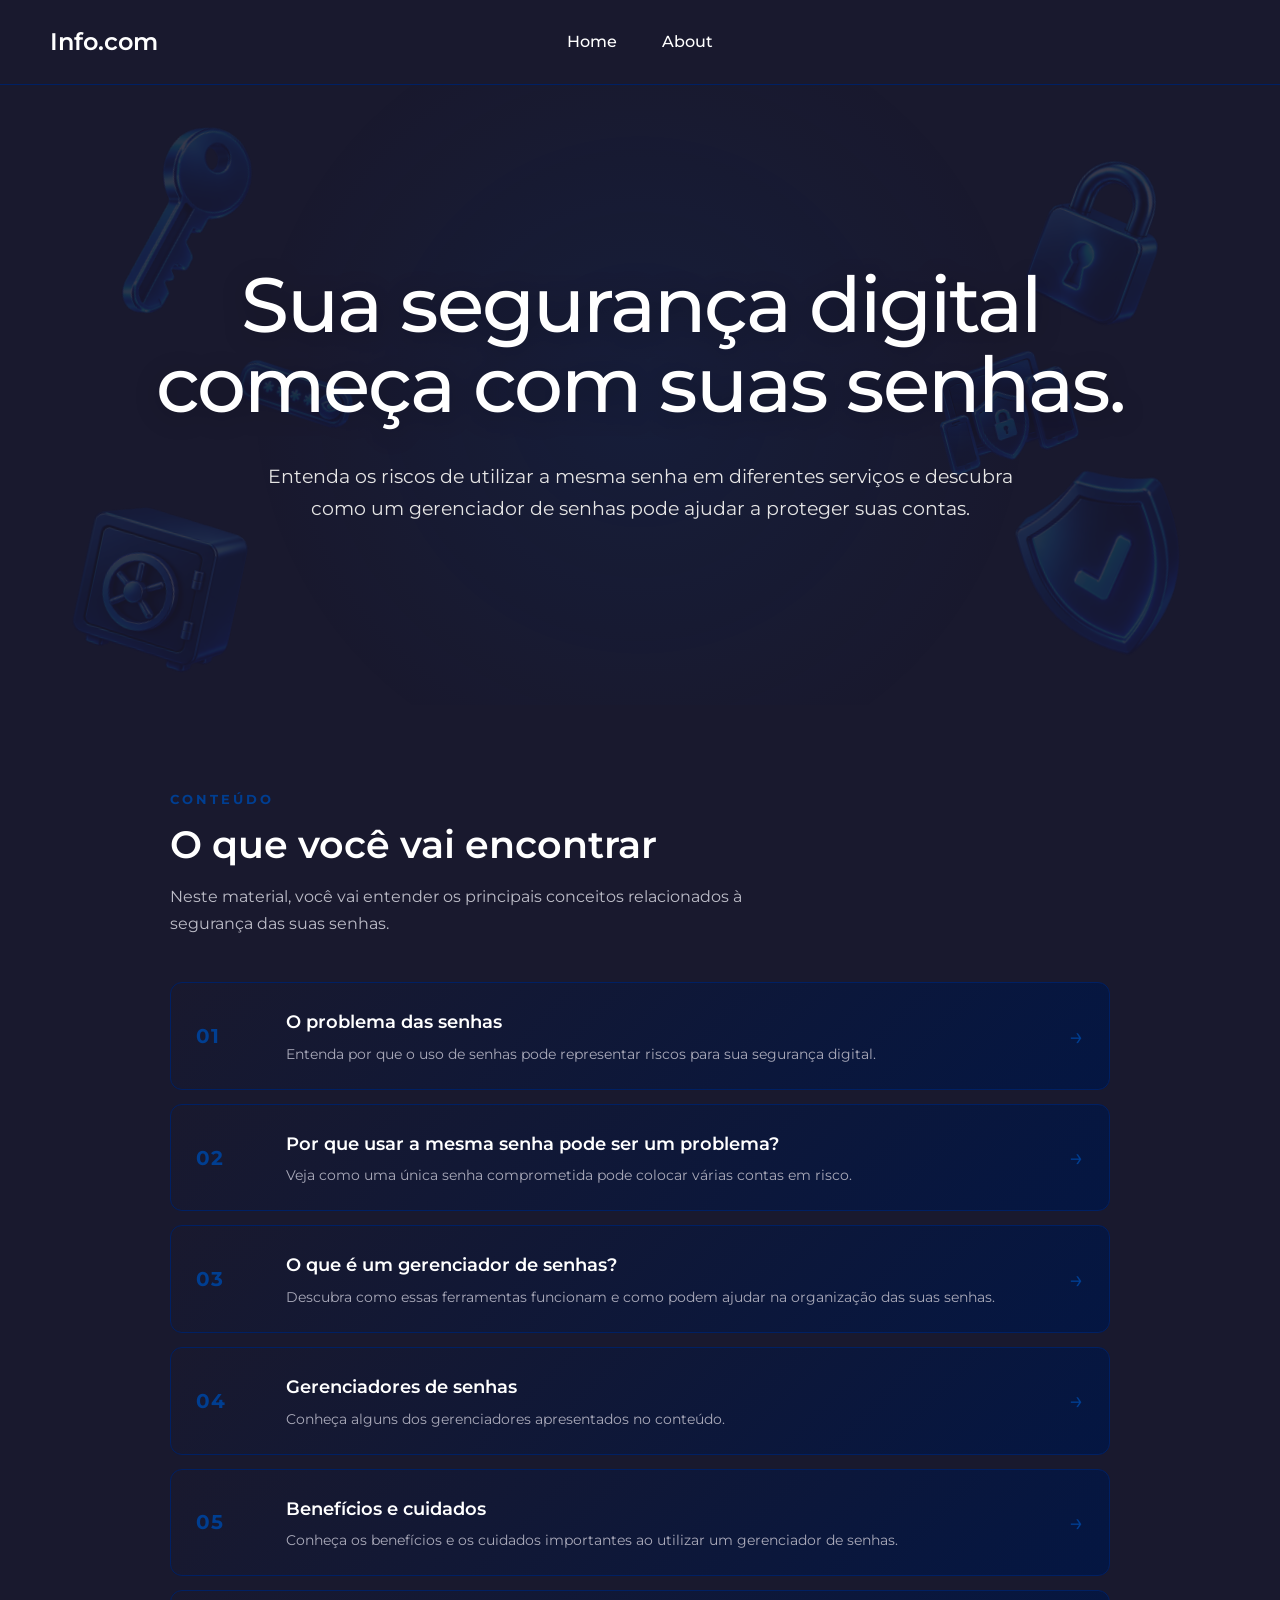
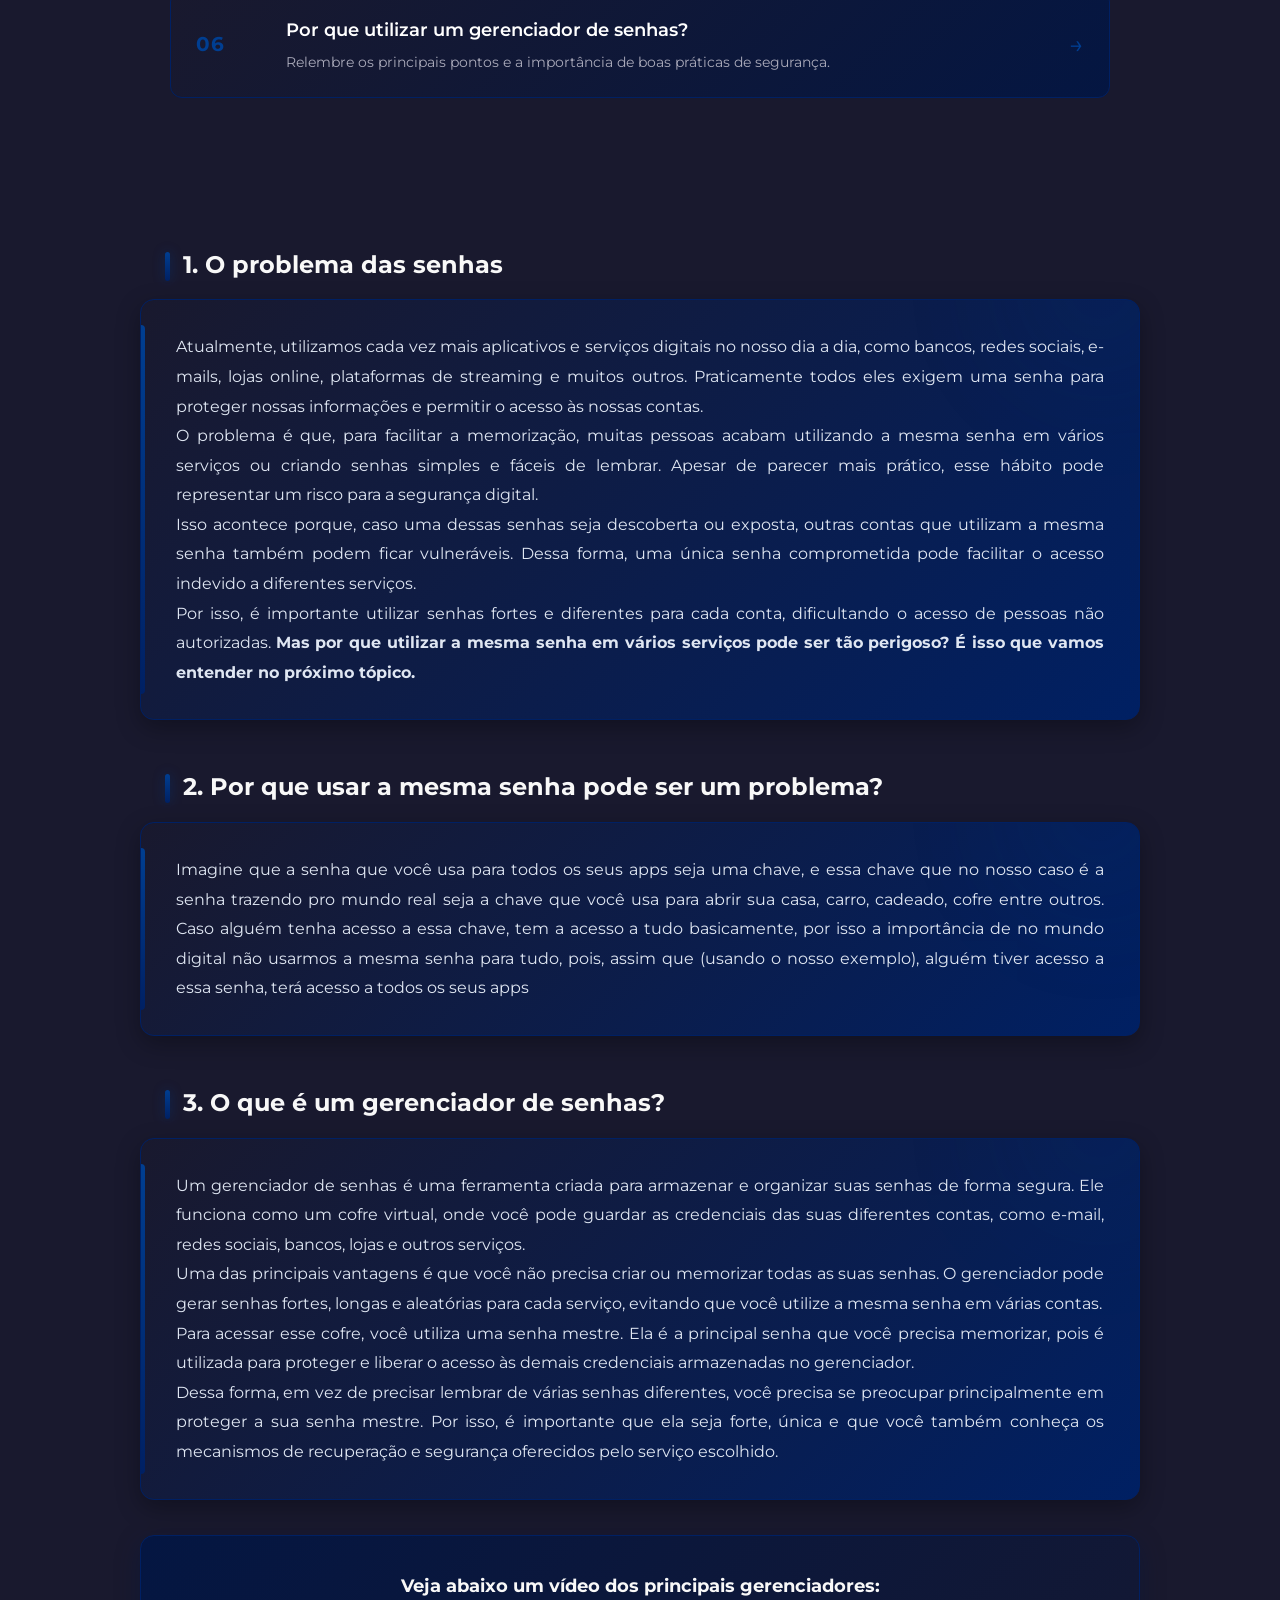
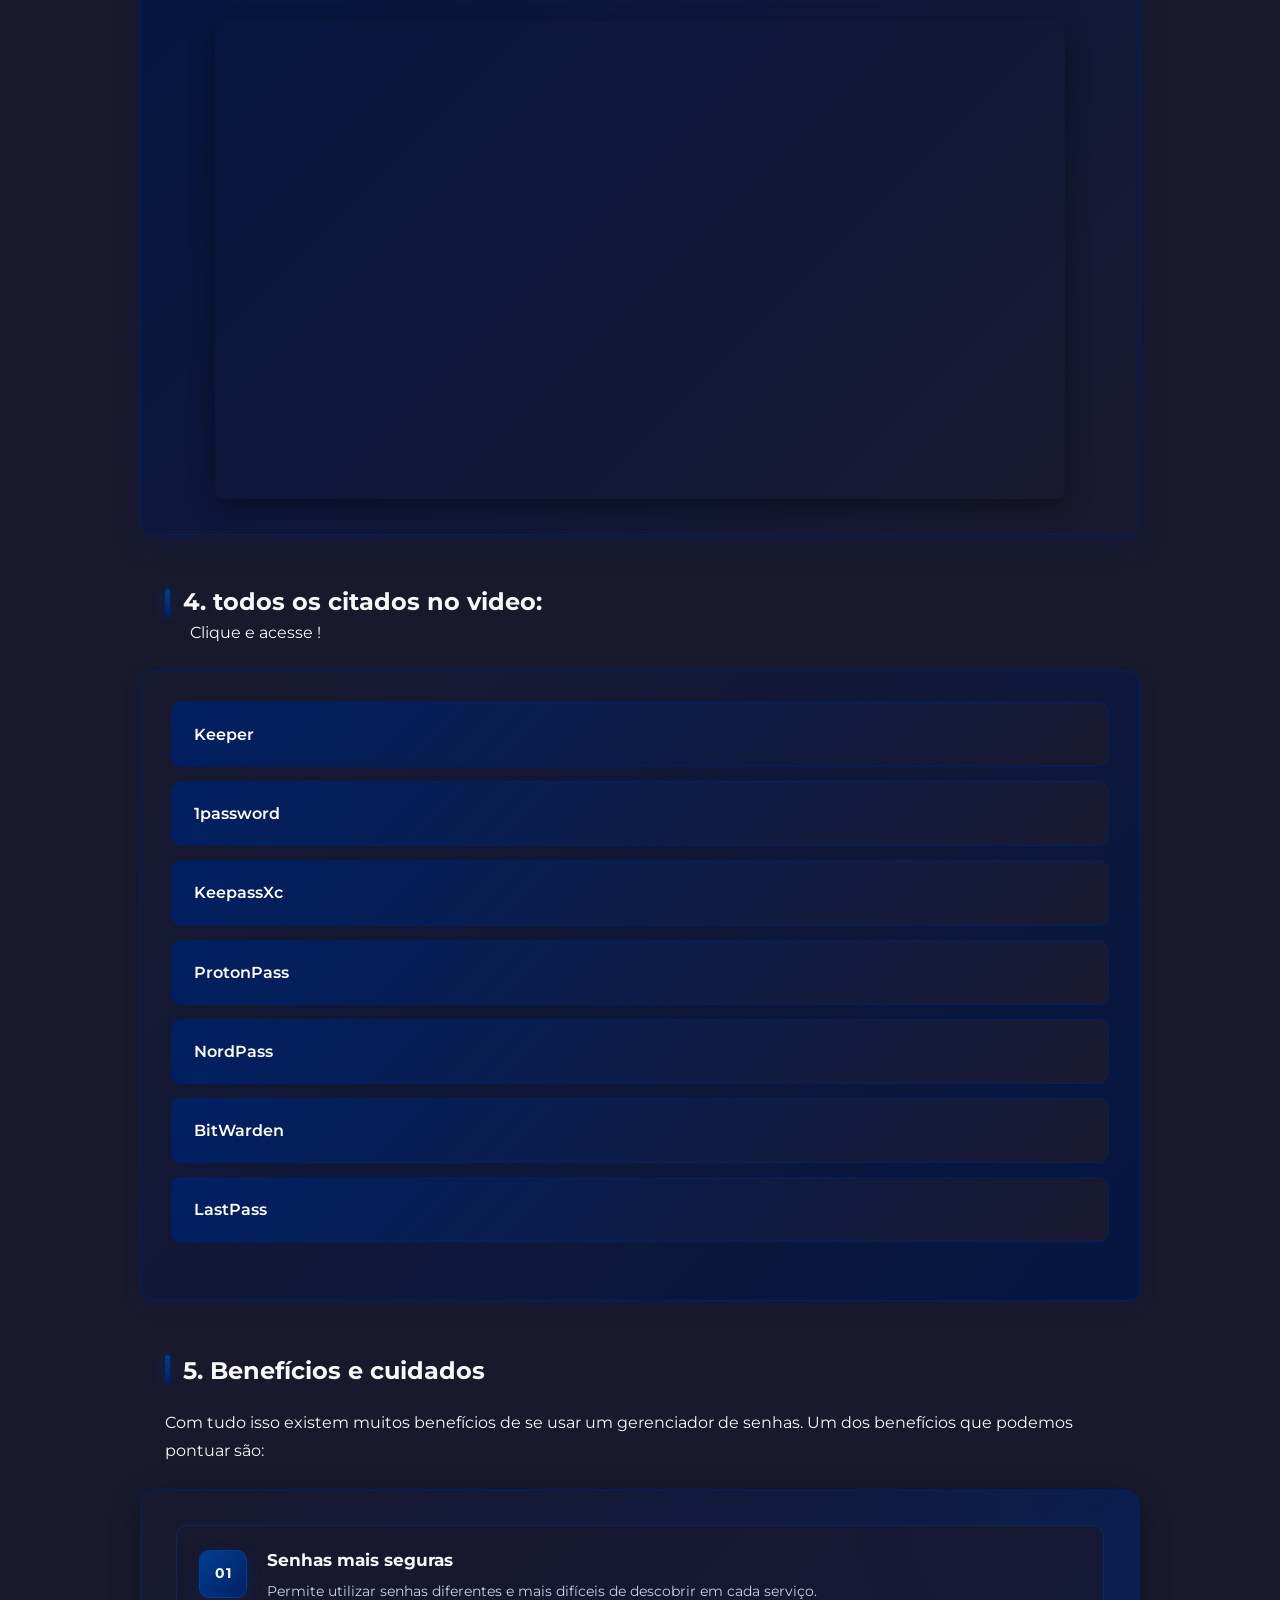
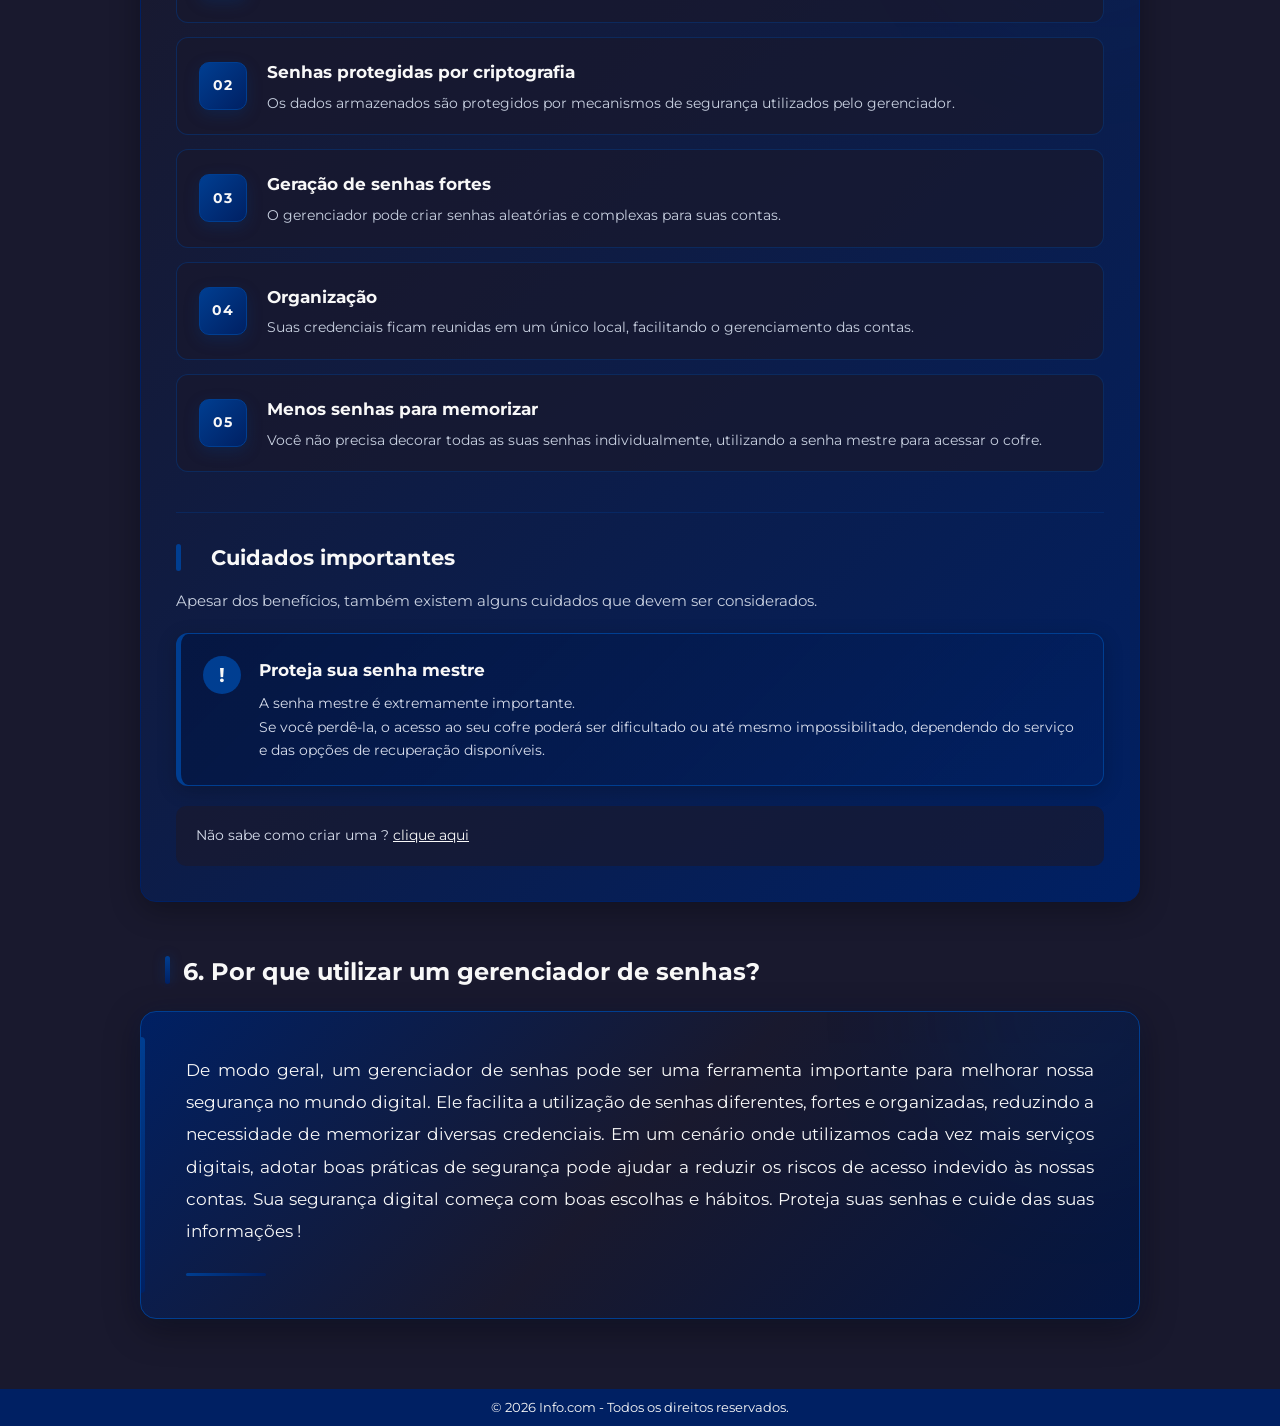
<file: index.html>
<!DOCTYPE html>
<html lang="pt-br">

<head>
    <meta charset="UTF-8">
    <meta name="viewport" content="width=device-width, initial-scale=1.0">
    <link rel="preconnect" href="https://fonts.googleapis.com">
    <link rel="preconnect" href="https://fonts.gstatic.com" crossorigin>
    <link href="https://fonts.googleapis.com/css2?family=Montserrat:wght@400;700&display=swap" rel="stylesheet">
    <link rel="stylesheet" href="/styles/style.css">
    <title>Gerenciador de senhas</title>
</head>

<body>

    <header>
        <div class="logo">Info.com</div>

        <nav class="menu">
            <a href="home.html">Home</a>
            <a href="about.html">About</a>
        </nav>
    </header>

    <!-- ABERTURA DO SITE -->

    <section class="hero">

        <!-- Ícones decorativos -->
        <div class="hero-icones">

            <img src="/imagens/01_chave.png" class="icone-hero chave" alt="">

            <img src="/imagens/02_cadeado.png" class="icone-hero cadeado" alt="">

            <img src="/imagens/03_cofre.png" class="icone-hero cofre" alt="">

            <img src="/imagens/04_escudo.png" class="icone-hero escudo" alt="">

            <img src="/imagens/05_senha.png" class="icone-hero senha" alt="">

            <img src="/imagens/06_dispositivos.png" class="icone-hero dispositivos" alt="">

        </div>
        <div class="hero-conteudo">

            <h1>
                Sua segurança digital
                <br>
                começa com suas senhas.
            </h1>

            <p>
                Entenda os riscos de utilizar a mesma senha em diferentes
                serviços e descubra como um gerenciador de senhas pode
                ajudar a proteger suas contas.
            </p>

        </div>
    </section>

    <!-- SUMÁRIO -->

    <section class="sumario">

        <div class="sumario-cabecalho">
            <span>CONTEÚDO</span>

            <h2>
                O que você vai encontrar
            </h2>

            <p>
                Neste material, você vai entender os principais conceitos
                relacionados à segurança das suas senhas.
            </p>
        </div>


        <div class="sumario-lista">

            <a href="#topico1" class="sumario-item">
                <span class="numero">01</span>

                <div>
                    <h3>O problema das senhas</h3>

                    <p>
                        Entenda por que o uso de senhas pode representar
                        riscos para sua segurança digital.
                    </p>
                </div>

                <span class="seta">→</span>
            </a>


            <a href="#topico2" class="sumario-item">
                <span class="numero">02</span>

                <div>
                    <h3>Por que usar a mesma senha pode ser um problema?</h3>

                    <p>
                        Veja como uma única senha comprometida pode
                        colocar várias contas em risco.
                    </p>
                </div>

                <span class="seta">→</span>
            </a>


            <a href="#topico3" class="sumario-item">
                <span class="numero">03</span>

                <div>
                    <h3>O que é um gerenciador de senhas?</h3>

                    <p>
                        Descubra como essas ferramentas funcionam e
                        como podem ajudar na organização das suas senhas.
                    </p>
                </div>

                <span class="seta">→</span>
            </a>


            <a href="#topico4" class="sumario-item">
                <span class="numero">04</span>

                <div>
                    <h3>Gerenciadores de senhas</h3>

                    <p>
                        Conheça alguns dos gerenciadores apresentados
                        no conteúdo.
                    </p>
                </div>

                <span class="seta">→</span>
            </a>


            <a href="#topico5" class="sumario-item">
                <span class="numero">05</span>

                <div>
                    <h3>Benefícios e cuidados</h3>

                    <p>
                        Conheça os benefícios e os cuidados importantes
                        ao utilizar um gerenciador de senhas.
                    </p>
                </div>

                <span class="seta">→</span>
            </a>


            <a href="#topico6" class="sumario-item">
                <span class="numero">06</span>

                <div>
                    <h3>Por que utilizar um gerenciador de senhas?</h3>

                    <p>
                        Relembre os principais pontos e a importância
                        de boas práticas de segurança.
                    </p>
                </div>

                <span class="seta">→</span>
            </a>

        </div>

    </section>

    <!-- Vulnerabilidade no mundo digital -->

    <div class="titulo1" id="topico1">
        <h3>1. O problema das senhas </h3>
    </div>

    <div class="topico1">

        <p>
            Atualmente, utilizamos cada vez mais aplicativos e serviços digitais
            no nosso dia a dia, como bancos, redes sociais, e-mails, lojas online,
            plataformas de streaming e muitos outros. Praticamente todos eles
            exigem uma senha para proteger nossas informações e permitir o acesso
            às nossas contas.
        </p>

        <p>
            O problema é que, para facilitar a memorização, muitas pessoas acabam
            utilizando a mesma senha em vários serviços ou criando senhas simples
            e fáceis de lembrar. Apesar de parecer mais prático, esse hábito pode
            representar um risco para a segurança digital.
        </p>

        <p>
            Isso acontece porque, caso uma dessas senhas seja descoberta ou exposta,
            outras contas que utilizam a mesma senha também podem ficar vulneráveis.
            Dessa forma, uma única senha comprometida pode facilitar o acesso
            indevido a diferentes serviços.
        </p>

        <p>
            Por isso, é importante utilizar senhas fortes e diferentes para cada
            conta, dificultando o acesso de pessoas não autorizadas.
            <strong>Mas por que utilizar a mesma senha em vários serviços pode ser
                tão perigoso? É isso que vamos entender no próximo tópico.</strong>
        </p>

    </div>
    </div>


    <!-- Apresentando o problema -->

    <div class="titulo2" id="topico2">
        <h3>2. Por que usar a mesma senha pode ser um problema?</h3>
    </div>

    <div class="topico2">

        <p> Imagine que a senha que você usa para todos os seus
            apps seja uma chave, e essa chave que no nosso caso é a senha trazendo pro mundo real seja a chave que você
            usa para
            abrir sua casa, carro, cadeado, cofre entre outros. Caso alguém tenha acesso a essa chave, tem a acesso a
            tudo basicamente,
            por isso a
            importância de no mundo digital não usarmos a mesma senha para tudo, pois, assim que (usando o nosso
            exemplo),
            alguém tiver
            acesso a essa senha, terá acesso a todos os seus apps</p>
    </div>


    <!-- Explicando o que é -->

    <div class="titulo3" id="topico3">
        <h3>3. O que é um gerenciador de senhas?</h3>
    </div>

    <div class="topico3">

        <p> Um gerenciador de senhas é uma ferramenta criada para armazenar e organizar suas senhas de forma segura. Ele
            funciona como um cofre virtual, onde você pode guardar as credenciais das suas diferentes contas, como
            e-mail, redes sociais, bancos, lojas e outros serviços. <br>

            Uma das principais vantagens é que você não precisa criar ou memorizar todas as suas senhas. O gerenciador
            pode gerar senhas fortes, longas e aleatórias para cada serviço, evitando que você utilize a mesma senha em
            várias contas. <br>

            Para acessar esse cofre, você utiliza uma senha mestre. Ela é a principal senha que você precisa memorizar,
            pois é utilizada para proteger e liberar o acesso às demais credenciais armazenadas no gerenciador. <br>

            Dessa forma, em vez de precisar lembrar de várias senhas diferentes, você precisa se preocupar
            principalmente em proteger a sua senha mestre. Por isso, é importante que ela seja forte, única e que você
            também conheça os mecanismos de recuperação e segurança oferecidos pelo serviço escolhido.

        </p>
    </div>

    <div class="video">

        <div class="video-texto">
            <p>Veja abaixo um vídeo dos principais gerenciadores:</p>
        </div>

        <iframe src="https://www.youtube.com/embed/jlP248fgWmE" title="Top gerenciadores de senhas"
            allow="accelerometer; autoplay; clipboard-write; encrypted-media; gyroscope; picture-in-picture"
            allowfullscreen>
        </iframe>

    </div>

    </div>

    <!-- Listando gerenciadores -->

    <div class="titulo4" id="topico4">
        <h3>4. todos os citados no video:</h3>
        <p>Clique e acesse !</p>
    </div>
    <div class="topico4">

        <div class="lista">
            <ul>
                <a href="https://www.keepersecurity.com/pt_BR/">
                    <li>Keeper</li>
                </a>

                <a href="https://1password.com/pt">
                    <li>1password</li>
                </a>

                <a href="https://keepassxc.org/">
                    <li>KeepassXc</li>
                </a>

                <a href="https://proton.me/pt-br/pass">
                    <li>ProtonPass</li>
                </a>

                <a href="https://nordpass.com/">
                    <li>NordPass</li>
                </a>

                <a href="https://bitwarden.com/">
                    <li>BitWarden</li>
                </a>

                <a href="https://www.lastpass.com/pt">
                    <li>LastPass</li>
                </a>
            </ul>
        </div>
        <br>
    </div>

    <!-- TÓPICO 5  - Listando benefícios -->

    <div class="titulo5" id="topico5">
        <h3>5. Benefícios e cuidados</h3>
    </div>


    <p class="introducao-topico5">
        Com tudo isso existem muitos benefícios de se usar um gerenciador
        de senhas. Um dos benefícios que podemos pontuar são:
    </p>


    <div class="topico5">

        <!-- BENEFÍCIOS -->

        <div class="beneficios-lista">

            <div class="beneficio">

                <span class="beneficio-numero">01</span>

                <div class="beneficio-conteudo">

                    <h4>Senhas mais seguras</h4>

                    <p>
                        Permite utilizar senhas diferentes e mais difíceis
                        de descobrir em cada serviço.
                    </p>

                </div>

            </div>


            <div class="beneficio">

                <span class="beneficio-numero">02</span>

                <div class="beneficio-conteudo">

                    <h4>Senhas protegidas por criptografia</h4>

                    <p>
                        Os dados armazenados são protegidos por mecanismos
                        de segurança utilizados pelo gerenciador.
                    </p>

                </div>

            </div>


            <div class="beneficio">

                <span class="beneficio-numero">03</span>

                <div class="beneficio-conteudo">

                    <h4>Geração de senhas fortes</h4>

                    <p>
                        O gerenciador pode criar senhas aleatórias e
                        complexas para suas contas.
                    </p>

                </div>

            </div>


            <div class="beneficio">

                <span class="beneficio-numero">04</span>

                <div class="beneficio-conteudo">

                    <h4>Organização</h4>

                    <p>
                        Suas credenciais ficam reunidas em um único local,
                        facilitando o gerenciamento das contas.
                    </p>

                </div>

            </div>


            <div class="beneficio">

                <span class="beneficio-numero">05</span>

                <div class="beneficio-conteudo">

                    <h4>Menos senhas para memorizar</h4>

                    <p>
                        Você não precisa decorar todas as suas senhas
                        individualmente, utilizando a senha mestre para
                        acessar o cofre.
                    </p>

                </div>

            </div>

        </div>


        <!-- CUIDADOS -->

        <div class="cuidados">

            <div class="cuidados-titulo">

                <span class="cuidados-linha"></span>

                <h3>Cuidados importantes</h3>

            </div>


            <p class="cuidados-introducao">
                Apesar dos benefícios, também existem alguns cuidados que
                devem ser considerados.
            </p>


            <div class="cuidado-principal">

                <div class="cuidado-icone">
                    !
                </div>

                <div>

                    <h4>Proteja sua senha mestre</h4>

                    <p>
                        A senha mestre é extremamente importante.
                        <br>
                        Se você perdê-la, o acesso ao seu cofre poderá ser
                        dificultado ou até mesmo impossibilitado, dependendo
                        do serviço e das opções de recuperação disponíveis.
                    </p>

                </div>

            </div>


            <p class="cuidados-final">
                Não sabe como criar uma ? <a
                    href="https://bitwarden.com/pt-br/resources/how-to-create-strong-password-ideas-for-better-security/#como-gerar-senhas-fortes">clique
                    aqui</a>
            </p>

        </div>

    </div>

    <!--  Final -->

    <div class="titulo6">
        <h3>6. Por que utilizar um gerenciador de senhas?</h3>
    </div>

    <div class="topico6" id="topico6">
        <p>De modo geral, um gerenciador de senhas pode ser uma ferramenta importante para melhorar nossa segurança no
            mundo digital.
            Ele facilita a utilização de senhas diferentes, fortes e organizadas, reduzindo a necessidade de memorizar
            diversas credenciais.
            Em um cenário onde utilizamos cada vez mais serviços digitais, adotar boas práticas de segurança pode ajudar
            a reduzir os riscos de acesso indevido às nossas contas.
            Sua segurança digital começa com boas escolhas e hábitos. Proteja suas senhas e cuide das suas informações !
        </p>
    </div>

    
    <footer>
        <p>© 2026 Info.com - Todos os direitos reservados.</p>
    </footer>
</body>

</html>
</file>
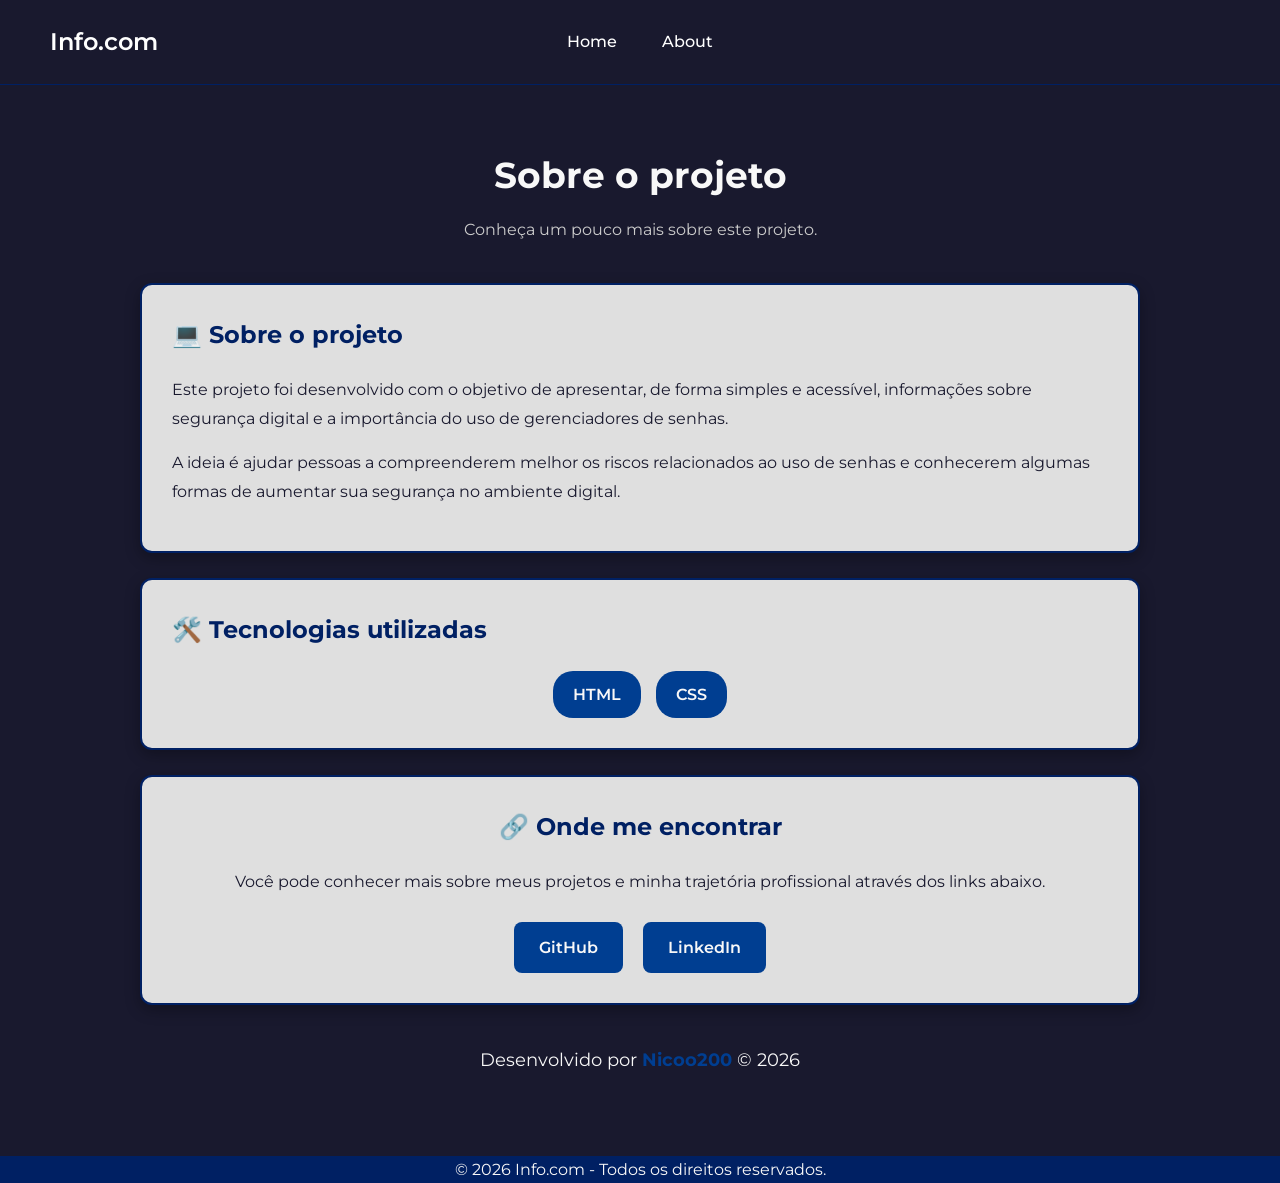
<file: about.html>
<!DOCTYPE html>
<html lang="pt-BR">

<head>
    <meta charset="UTF-8">
    <meta name="viewport" content="width=device-width, initial-scale=1.0">
    <title>Sobre o projeto - Info.com</title>
    <link rel="stylesheet" href="/styles/about.css">
    <link href="https://fonts.googleapis.com/css2?family=Montserrat:wght@400;500;600;700&display=swap" rel="stylesheet">
</head>

<body>

    <!-- CABEÇALHO -->
    <header>

        <div class="logo">
            Info.com
        </div>

        <nav class="menu">
            <a href="home.html">Home</a>
            <a href="about.html">About</a>
        </nav>

    </header>


    <!-- CONTEÚDO PRINCIPAL -->
    <main class="sobre-container">

        <div class="titulo-sobre">
            <h1>Sobre o projeto</h1>
            <p>Conheça um pouco mais sobre este projeto.</p>
        </div>


        <!-- SOBRE O PROJETO -->
        <section class="sobre-card">

            <h2>💻 Sobre o projeto</h2>

            <p>
                Este projeto foi desenvolvido com o objetivo de apresentar,
                de forma simples e acessível, informações sobre segurança
                digital e a importância do uso de gerenciadores de senhas.
            </p>

            <p>
                A ideia é ajudar pessoas a compreenderem melhor os riscos
                relacionados ao uso de senhas e conhecerem algumas formas
                de aumentar sua segurança no ambiente digital.
            </p>

        </section>


        <!-- TECNOLOGIAS -->
        <section class="sobre-card">

            <h2>🛠️ Tecnologias utilizadas</h2>

            <div class="tecnologias">

                <span>HTML</span>
                <span>CSS</span>

            </div>

        </section>


        <!-- LINKS -->
        <section class="sobre-card links">

            <h2>🔗 Onde me encontrar</h2>

            <p>
                Você pode conhecer mais sobre meus projetos e minha
                trajetória profissional através dos links abaixo.
            </p>

            <div class="botoes-links">

                <a href="https://github.com/Nicoo200" target="_blank">
                    GitHub
                </a>

                <a href="https://linkedin.com/in/nicollas-henrique-57202b1b1" target="_blank">
                    LinkedIn
                </a>

            </div>

        </section>


        <!-- FRASE FINAL -->
        <div class="frase-final">

            <p>
                Desenvolvido por <strong>Nicoo200</strong> © 2026
            </p>

        </div>

    </main>


    <!-- RODAPÉ -->
    <footer>

        <p>
            © 2026 Info.com - Todos os direitos reservados.
        </p>

    </footer>

</body>

</html>
</file>
<file: styles/style.css>
* {
    margin: 0;
    padding: 0;
    box-sizing: border-box;
}

html {
    scroll-behavior: smooth;
}


/* PALETA DE CORES */

:root {
    --azul-marinho: #041642;
    --azul-fundo: #19192e;

    --azul: #003e91;
    --azul-escuro: #002063;

    --branco: #F8F8F8;

    --texto: #19192e;
    --fundo: #19192e;

    --borda: #002063;
}


/* 
   ABERTURA / HERO
 */

.hero {
    position: relative;

    width: 100%;

    min-height: 620px;

    display: flex;

    align-items: center;

    justify-content: center;

    padding: 100px 40px;

    overflow: hidden;

    background:
        radial-gradient(circle at center,
            rgba(0, 62, 145, 0.12),
            transparent 55%);

    color: #ffffff;
}


/* 
   CAMADA DOS ÍCONES
 */

.hero-icones {
    position: absolute;

    inset: 0;

    width: 100%;

    height: 100%;

    pointer-events: none;

    z-index: 0;
}


/* 
   ÍCONES
 */

.icone-hero {
    position: absolute;

    object-fit: contain;

    opacity: 0.14;

    user-select: none;

    filter: blur(0.2px);

    animation: flutuarHero 6s ease-in-out infinite;
}


/* 
   CHAVE
 */

.icone-hero.chave {
    width: 180px;

    top: 8%;

    left: 7%;

    transform: rotate(-25deg);

    animation-delay: 0s;
}


/* 
   CADEADO
 */

.icone-hero.cadeado {
    width: 150px;

    top: 12%;

    right: 8%;

    transform: rotate(20deg);

    animation-delay: -1s;
}


/* 
   COFRE
 */

.icone-hero.cofre {
    width: 190px;

    bottom: 5%;

    left: 5%;

    transform: rotate(12deg);

    animation-delay: -2s;
}


/* 
   ESCUDO
 */

.icone-hero.escudo {
    width: 180px;

    bottom: 8%;

    right: 6%;

    transform: rotate(-18deg);

    animation-delay: -3s;
}


/* 
   SENHA
 */

.icone-hero.senha {
    width: 130px;

    top: 45%;

    left: 18%;

    transform: rotate(18deg);

    animation-delay: -4s;
}


/* 
   DISPOSITIVOS
 */

.icone-hero.dispositivos {
    width: 150px;

    top: 42%;

    right: 16%;

    transform: rotate(-15deg);

    animation-delay: -5s;
}


/* 
   CONTEÚDO
 */

.hero-conteudo {
    position: relative;

    z-index: 2;

    width: 100%;

    max-width: 1050px;

    text-align: center;
}


/* 
   TÍTULO
 */

.hero h1 {
    margin: 0;

    color: #ffffff;

    font-size: clamp(48px, 6vw, 82px);

    font-weight: 500;

    line-height: 1.05;

    letter-spacing: -2px;

    text-shadow:
        0 4px 25px rgba(0, 0, 0, 0.25);
}


/* 
   DESCRIÇÃO
 */

.hero p {
    max-width: 750px;

    margin: 35px auto 0;

    color: #e5e5e5;

    font-size: 19px;

    font-weight: 400;

    line-height: 1.7;
}


/* 
   ANIMAÇÃO DOS ÍCONES
 */

@keyframes flutuarHero {

    0% {
        margin-top: 0;
    }

    50% {
        margin-top: -15px;
    }

    100% {
        margin-top: 0;
    }

}

/* 
   SUMÁRIO
 */

.sumario {
    width: 100%;

    max-width: 1000px;

    margin: 0 auto;

    padding: 80px 30px 100px;
}


/* 
   CABEÇALHO DO SUMÁRIO
 */

.sumario-cabecalho {
    margin-bottom: 45px;
}


.sumario-cabecalho span {
    color: var(--azul);

    font-size: 13px;

    font-weight: 700;

    letter-spacing: 3px;
}


.sumario-cabecalho h2 {
    margin-top: 10px;

    color: #ffffff;

    font-size: 38px;

    font-weight: 600;

    line-height: 1.2;
}


.sumario-cabecalho p {
    max-width: 650px;

    margin-top: 15px;

    color: #bdbdc8;

    font-size: 16px;

    line-height: 1.7;
}


/* 
   LISTA
 */

.sumario-lista {
    display: flex;

    flex-direction: column;

    gap: 14px;
}


/* 
   ITEM
 */

.sumario-item {
    display: grid;

    grid-template-columns: 70px 1fr 40px;

    align-items: center;

    gap: 20px;

    padding: 24px 25px;

    background: linear-gradient(135deg,
            var(--azul-fundo),
            var(--azul-marinho));

    border: 1px solid var(--borda);

    border-radius: 12px;

    text-decoration: none;

    transition:
        transform 0.25s ease,
        border-color 0.25s ease,
        box-shadow 0.25s ease;
}


/* 
   NÚMERO
 */

.sumario-item .numero {
    color: var(--azul);

    font-size: 20px;

    font-weight: 700;

    letter-spacing: 1px;
}


/* 
   TÍTULO
 */

.sumario-item h3 {
    margin: 0;

    color: #ffffff;

    font-size: 18px;

    font-weight: 600;
}


/* 
   DESCRIÇÃO
 */

.sumario-item p {
    margin-top: 6px;

    color: #aaaaba;

    font-size: 14px;

    line-height: 1.5;
}


/* 
   SETA
 */

.sumario-item .seta {
    color: var(--azul);

    font-size: 25px;

    text-align: right;

    transition:
        transform 0.25s ease,
        color 0.25s ease;
}


/* 
   HOVER
 */

.sumario-item:hover {
    transform: translateX(6px);

    border-color: var(--azul);

    box-shadow:
        0 8px 25px rgba(0, 62, 145, 0.20);
}


.sumario-item:hover .seta {
    color: #ffffff;

    transform: translateX(5px);
}

/* 
   CABEÇALHO
 */

body>head {
    display: block;

    width: 100%;

    padding: 22px 60px;

    background-color: var(--azul-marinho);

    color: var(--branco);

    font-size: 28px;
    font-weight: 700;

    letter-spacing: 1px;

    border-bottom: 4px solid var(--azul);
}

header {
    display: flex;

    align-items: center;

    width: 100%;

    height: 85px;

    padding: 0 50px;

    background-color: #19192e;

    color: #ffffff;

    font-family: 'Montserrat', sans-serif;

    border-bottom: 1px solid #002063;

    position: relative;
}

.logo {
    font-size: 24px;

    font-weight: 600;

    color: #ffffff;
}


.menu {
    position: absolute;

    left: 50%;

    transform: translateX(-50%);

    display: flex;

    align-items: center;

    gap: 45px;
}


.menu a {
    color: #ffffff;

    text-decoration: none;

    font-size: 16px;

    font-weight: 500;

    transition:
        color 0.25s ease,
        transform 0.25s ease;
}


.menu a:hover {
    color: #003e91;

    transform: translateY(-2px);
}

/* 
   BODY
 */

body {
    font-family: 'Montserrat', sans-serif;
    /* Fundo geral do site */
    background-color: var(--azul-fundo);
    color: var(--texto);
    line-height: 1.7;
    padding-bottom: 60px;
}


/* 
   ANIMAÇÃO DE ENTRADA DO SITE
 */

body {
    animation: entradaSite 2s cubic-bezier(0.22, 1, 0.36, 1) forwards;
}


@keyframes entradaSite {

    from {
        opacity: 0;

        transform: translateY(40px);
    }

    to {
        opacity: 1;

        transform: translateY(0);
    }

}

/* 
   TÓPICOS 1, 2 E 3
 */

.topico1,
.topico2,
.topico3 {
    position: relative;

    max-width: 1000px;

    margin: 0 auto 30px;

    padding: 32px 35px;

    /* Gradiente seguindo a paleta azul */
    background: linear-gradient(135deg,
            var(--azul-fundo),
            var(--azul-escuro));

    border: 1px solid var(--borda);

    border-radius: 14px;

    box-shadow:
        0 8px 25px rgba(0, 0, 0, 0.30);

    overflow: hidden;

    transition:
        transform 0.25s ease,
        border-color 0.25s ease,
        box-shadow 0.25s ease;
}


/* 
   BRILHO DECORATIVO
 */

.topico1::before,
.topico2::before,
.topico3::before {
    content: "";

    position: absolute;

    width: 220px;
    height: 220px;

    top: -120px;
    right: -70px;

    background-color: var(--azul);

    opacity: 0.08;

    border-radius: 50%;

    filter: blur(55px);

    pointer-events: none;
}


/* 
   BARRA LATERAL
 */

.topico1::after,
.topico2::after,
.topico3::after {
    content: "";

    position: absolute;

    left: 0;
    top: 25px;

    width: 4px;
    height: calc(100% - 50px);

    background: linear-gradient(180deg,
            var(--azul),
            var(--azul-escuro));

    border-radius: 0 5px 5px 0;
}


/* 
   HOVER
 */

.topico1:hover,
.topico2:hover,
.topico3:hover {
    transform: translateY(-4px);

    border-color: var(--azul);

    box-shadow:
        0 12px 30px rgba(0, 0, 0, 0.40),
        0 0 20px rgba(0, 62, 145, 0.12);
}


/* 
   TEXTO
 */

.topico1 p,
.topico2 p,
.topico3 p {
    position: relative;

    z-index: 1;

    margin: 0;

    color: #dfe6f2;

    font-size: 16px;

    line-height: 1.85;

    text-align: justify;
}


/* 
   TÍTULOS
 */

.titulo1,
.titulo2,
.titulo3,
.titulo4,
.topico5 {
    max-width: 1000px;

    margin: 50px auto 18px;

    padding: 0 25px;
}


.titulo1 h3,
.titulo2 h3,
.titulo3 h3,
.titulo4 h3,
.topico5 h3 {
    position: relative;

    padding-left: 18px;

    color: var(--branco);

    font-size: 24px;

    font-weight: 700;

    line-height: 1.4;
}


/* 
   BARRA AZUL DOS TÍTULOS
 */

.titulo1 h3::before,
.titulo2 h3::before,
.titulo3 h3::before,
.titulo4 h3::before,
.titulo5 h3::before {
    content: "";

    position: absolute;

    left: 0;
    top: 4px;

    width: 5px;
    height: 29px;

    background: linear-gradient(180deg,
            var(--azul),
            var(--azul-escuro));

    border-radius: 5px;

    box-shadow:
        0 0 12px rgba(0, 62, 145, 0.45);
}

.titulo4 p {
    color: var(--branco);
    padding-left: 18px;
    position: relative;
    font-size: 16px;
    margin: 0 auto 25px;
    padding: 0 25px;
}

/* 
   ÁREA DO VÍDEO
 */

.video {
    max-width: 1000px;

    min-height: 260px;

    margin: 35px auto;

    padding: 35px;

    background: linear-gradient(135deg,
            var(--azul-marinho),
            var(--azul-fundo));

    border: 1px solid var(--azul-escuro);

    border-radius: 14px;

    display: flex;

    flex-direction: column;

    justify-content: center;

    align-items: center;

    gap: 20px;

    box-shadow:
        0 8px 25px rgba(4, 22, 66, 0.35);
}


/* Texto do vídeo */

.video .video-texto {
    display: flex;

    justify-content: center;

    align-items: center;

    text-align: center;
}


.video .video-texto p {
    color: var(--branco);

    font-size: 18px;

    font-weight: 700;
}


/* 
   BOTÃO / LINK DO VÍDEO
 */

.video iframe {
    width: 100%;

    max-width: 850px;

    aspect-ratio: 16 / 9;

    border: none;

    border-radius: 10px;

    box-shadow:
        0 8px 25px rgba(0, 0, 0, 0.35);
}



/* 
   SEÇÃO 4 - GERENCIADORES
 */

.topico4 {
    max-width: 1000px;

    margin: 0 auto 25px;

    padding: 30px;

    background: linear-gradient(135deg,
            var(--azul-fundo),
            var(--azul-marinho));

    border: 1px solid var(--borda);

    border-radius: 12px;

    box-shadow:
        0 5px 18px rgba(4, 22, 66, 0.18);
}


/* 
   LISTA DOS GERENCIADORES
 */

.topico4 .lista ul {
    list-style: none;

    display: flex;

    flex-direction: column;

    gap: 14px;

    margin: 0;

    padding: 0;
}


/* 
   CADA GERENCIADOR
 */

.topico4 .lista li {
    width: 100%;

    padding: 18px 22px;

    background: linear-gradient(135deg,
            var(--azul-escuro),
            var(--azul-fundo));

    border: 1px solid var(--borda);

    border-radius: 10px;

    transition:
        transform 0.25s ease,
        border-color 0.25s ease,
        background 0.25s ease,
        box-shadow 0.25s ease;
}


/* 
   LINK
 */

.topico4 .lista a {
    display: block;

    width: 100%;

    color: #ffffff;

    text-decoration: none;

    font-size: 16px;

    font-weight: 600;
}


/* 
   HOVER
 */

.topico4 .lista li:hover {
    transform: translateX(5px);

    background: linear-gradient(135deg,
            var(--azul),
            var(--azul-escuro));

    border-color: var(--azul);

    box-shadow:
        0 6px 18px rgba(0, 62, 145, 0.25);
}

/* 
   AVISO DA SENHA MESTRE
 */

.topico4 .aviso {
    width: auto;

    margin: 25px 0 0;

    padding: 18px 20px;

    background-color: #dfdfdf;

    border-left: 5px solid var(--azul);

    border-radius: 8px;

    color: var(--azul-escuro);

    font-size: 15px;

    line-height: 1.7;
}

/* TÓPICO 5 - BENEFÍCIOS E CUIDADOS */

.titulo5 {
    max-width: 1000px;

    margin: 50px auto 18px;

    padding: 0 25px;
}

/* Título */

.titulo5 h3 {
    position: relative;

    padding-left: 18px;

    color: var(--branco);

    font-size: 24px;

    font-weight: 700;
}

.introducao-topico5 {
    max-width: 1000px;

    margin: 0 auto 25px;

    padding: 0 25px;

    color: var(--branco);

    font-size: 16px;

    line-height: 1.7;
}


/* CONTAINER PRINCIPAL */

.topico5 {
    position: relative;

    max-width: 1000px;

    margin: 0 auto 30px;

    padding: 35px;

    background: linear-gradient(135deg,
            var(--azul-fundo),
            var(--azul-escuro));

    border: 1px solid var(--borda);

    border-radius: 16px;

    box-shadow:
        0 8px 30px rgba(0, 0, 0, 0.30);

    overflow: hidden;
}


/* Brilho discreto no fundo */

.topico5::before {
    content: "";

    position: absolute;

    width: 300px;
    height: 300px;

    top: -150px;
    right: -100px;

    background: var(--azul);

    opacity: 0.08;

    border-radius: 50%;

    filter: blur(60px);

    pointer-events: none;
}


/* LISTA DE BENEFÍCIOS */

.beneficios-lista {
    position: relative;

    z-index: 1;

    display: flex;

    flex-direction: column;

    gap: 14px;
}


/* CARD DE BENEFÍCIO */

.beneficio {
    display: flex;

    align-items: center;

    gap: 20px;

    padding: 20px 22px;

    background: rgba(25, 25, 46, 0.75);

    border: 1px solid rgba(0, 62, 145, 0.45);

    border-radius: 12px;

    transition:
        transform 0.25s ease,
        border-color 0.25s ease,
        background-color 0.25s ease,
        box-shadow 0.25s ease;
}

/* NÚMERO */

.beneficio-numero {
    flex-shrink: 0;

    width: 48px;
    height: 48px;

    display: flex;

    align-items: center;
    justify-content: center;

    background: linear-gradient(135deg,
            var(--azul),
            var(--azul-escuro));

    border: 1px solid var(--azul);

    border-radius: 10px;

    color: var(--branco);

    font-size: 14px;

    font-weight: 700;

    letter-spacing: 1px;

    box-shadow:
        0 5px 15px rgba(0, 62, 145, 0.25);
}


/* CONTEÚDO DO BENEFÍCIO */

.beneficio-conteudo {
    flex: 1;
}


.beneficio-conteudo h4 {
    margin-bottom: 5px;

    color: var(--branco);

    font-size: 17px;

    font-weight: 700;
}


.beneficio-conteudo p {
    margin: 0;

    color: #c8d0e0;

    font-size: 14px;

    line-height: 1.6;
}


/* CUIDADOS */

.cuidados {
    position: relative;

    z-index: 1;

    margin-top: 40px;

    padding-top: 30px;

    border-top: 1px solid rgba(0, 62, 145, 0.35);
}


/* TÍTULO DOS CUIDADOS */

.cuidados-titulo {
    display: flex;

    align-items: center;

    gap: 12px;

    margin-bottom: 15px;
}


.cuidados-linha {
    width: 5px;

    height: 27px;

    background-color: var(--azul);

    border-radius: 5px;
}


.cuidados-titulo h3 {
    margin: 0;

    color: var(--branco);

    font-size: 21px;

    font-weight: 700;
}


/* INTRODUÇÃO DOS CUIDADOS */

.cuidados-introducao {
    margin-bottom: 20px;

    color: #c8d0e0;

    font-size: 15px;

    line-height: 1.7;
}


/* CARD DE ALERTA */

.cuidado-principal {
    display: flex;

    align-items: flex-start;

    gap: 18px;

    padding: 22px;

    background: linear-gradient(135deg,
            rgba(4, 22, 66, 0.90),
            rgba(0, 32, 99, 0.65));

    border: 1px solid var(--azul);

    border-left: 5px solid var(--azul);

    border-radius: 12px;

    box-shadow:
        0 5px 20px rgba(0, 0, 0, 0.20);
}


/*  ÍCONE DE ALERTA */

.cuidado-icone {
    flex-shrink: 0;

    width: 38px;
    height: 38px;

    display: flex;

    align-items: center;
    justify-content: center;

    background-color: var(--azul);

    border-radius: 50%;

    color: var(--branco);

    font-size: 20px;

    font-weight: 700;
}


/* TEXTO DO ALERTA */

.cuidado-principal h4 {
    margin-bottom: 7px;

    color: var(--branco);

    font-size: 17px;
}


.cuidado-principal p {
    margin: 0;

    color: #d6dceb;

    font-size: 14px;

    line-height: 1.7;
}


/* TEXTO FINAL */

.cuidados-final {
    margin-top: 20px;

    padding: 18px 20px;

    background-color: rgba(25, 25, 46, 0.70);

    border-radius: 10px;

    color: #d6dceb;

    font-size: 14px;

    line-height: 1.7;
}

.cuidados-final a {
    color: var(--branco)
}

/* TÓPICO 6 - CONCLUSÃO */

.titulo6 {
    max-width: 1000px;

    margin: 50px auto 18px;

    padding: 0 25px;
}


/* Título */

.titulo6 h3 {
    position: relative;

    padding-left: 18px;

    color: var(--branco);

    font-size: 24px;

    font-weight: 700;
}


/* Barra azul */

.titulo6 h3::before {
    content: "";

    position: absolute;

    left: 0;
    top: 4px;

    width: 5px;
    height: 28px;

    background: linear-gradient(180deg,
            var(--azul),
            var(--azul-escuro));

    border-radius: 5px;

    box-shadow:
        0 0 12px rgba(0, 62, 145, 0.45);
}


/* CARD FINAL */

.topico6 {
    position: relative;

    max-width: 1000px;

    margin: 0 auto 40px;

    padding: 42px 45px;

    background: linear-gradient(135deg,
            var(--azul-escuro),
            var(--azul-fundo),
            #041642);

    border: 1px solid var(--azul);

    border-radius: 16px;

    box-shadow:
        0 10px 35px rgba(0, 0, 0, 0.35),
        0 0 25px rgba(0, 62, 145, 0.12);

    overflow: hidden;

    transition:
        transform 0.25s ease,
        box-shadow 0.25s ease,
        border-color 0.25s ease;
}


/* BRILHO DECORATIVO */

.topico6::before {
    content: "";

    position: absolute;

    width: 280px;
    height: 280px;

    top: -140px;
    right: -80px;

    background-color: var(--azul);

    opacity: 0.12;

    border-radius: 50%;

    filter: blur(70px);

    pointer-events: none;
}


/* Segundo brilho */



.topico6::after {
    content: "";

    position: absolute;

    left: 0;
    top: 25px;

    width: 4px;
    height: calc(100% - 50px);

    background: linear-gradient(180deg,
            var(--azul),
            var(--azul-escuro));

    border-radius: 0 5px 5px 0;
}


/* HOVER */

.topico6:hover {
    transform: translateY(-4px);

    border-color: var(--azul);

    box-shadow:
        0 15px 40px rgba(0, 0, 0, 0.40),
        0 0 30px rgba(0, 62, 145, 0.18);
}


/* TEXTO */

.topico6 p {
    position: relative;

    z-index: 1;

    margin: 0;

    color: var(--branco);

    font-size: 17px;

    line-height: 1.9;

    text-align: justify;
}


/* DESTAQUE FINAL */

.topico6 p::after {
    content: "";

    display: block;

    width: 80px;

    height: 3px;

    margin-top: 25px;

    background: linear-gradient(90deg,
            var(--azul),
            var(--azul-escuro));

    border-radius: 5px;
}



footer {
    position: absolute;
    width: 100%;
    margin-top: 40px;
}

footer p {
    text-align: center;
    font-size: 24px;
    color: var(--branco);
    background-color: var(--azul-escuro);
    width: 100%;
    box-sizing: border-box;
    margin: 0;
}

/* 
   RESPONSIVIDADE - TABLETS
 */

@media (max-width: 900px) {

    body>head {
        padding: 20px 30px;
    }


    /* Títulos */

    .titulo1,
    .titulo2,
    .titulo3,
    .titulo4,
    .titulo5,
    .titulo6 {
        margin-top: 35px;
    }


    /* Cards */

    .topico1,
    .topico2,
    .topico3,
    .topico4,
    .topico5,
    .topico6,
    .video {
        margin-left: 20px;
        margin-right: 20px;
    }


    /* Introdução do tópico 5 */

    .introducao-topico5 {
        margin-left: 20px;
        margin-right: 20px;

        padding: 0;
    }

}


/* RESPONSIVIDADE - CELULARES */

@media (max-width: 600px) {


    body {
        font-size: 15px;
    }


    /* HEADER - CELULAR*/

    header {
        display: flex;

        flex-direction: column;

        align-items: center;

        justify-content: center;

        gap: 18px;

        padding: 20px 15px;
    }


    /* Logo */

    .logo {
        font-size: 24px;

        text-align: center;
    }


    /* Menu */

    .menu {
        display: none;
    }

    /* CABEÇALHO */

    body>head {
        padding: 18px 20px;

        font-size: 23px;
    }


    /* TÍTULOS */

    .titulo1,
    .titulo2,
    .titulo3,
    .titulo4,
    .titulo5,
    .titulo6 {
        margin: 30px 0 12px;

        padding: 0 20px;
    }


    .titulo1 h3,
    .titulo2 h3,
    .titulo3 h3,
    .titulo4 h3,
    .titulo5 h3,
    .titulo6 h3 {
        font-size: 19px;

        padding-left: 14px;
    }


    .titulo1 h3::before,
    .titulo2 h3::before,
    .titulo3 h3::before,
    .titulo4 h3::before,
    .titulo5 h3::before,
    .titulo6 h3::before {
        width: 4px;

        height: 23px;

        top: 3px;
    }


    /* CARDS */

    .topico1,
    .topico2,
    .topico3,
    .topico4,
    .topico5,
    .topico6 {
        margin-left: 15px;

        margin-right: 15px;

        margin-bottom: 25px;

        padding: 20px;

        border-radius: 12px;
    }


    /* TEXTOS DOS TÓPICOS 1, 2, 3 E 6  */

    .topico1 p,
    .topico2 p,
    .topico3 p,
    .topico6 p {
        font-size: 14px;

        line-height: 1.75;

        text-align: left;
    }


    /* BARRA LATERAL DOS TÓPICOS 1, 2 E 3 */

    .topico1::after,
    .topico2::after,
    .topico3::after {
        top: 20px;

        height: calc(100% - 40px);

        width: 3px;
    }


    /* VÍDEO */

    .video {
        min-height: 200px;

        margin-left: 15px;

        margin-right: 15px;

        padding: 25px 20px;
    }


    .video .video-texto p {
        font-size: 15px;
    }


    /* TÓPICO 4 - LISTA */

    .topico4 .lista ul {
        grid-template-columns: 1fr;
    }


    .topico4 .lista li {
        font-size: 14px;
    }



    /* TÓPICO 5 - BENEFÍCIOS */

    .introducao-topico5 {
        margin-left: 20px;

        margin-right: 20px;

        padding: 0;

        font-size: 14px;
    }


    .topico5 {
        margin-left: 15px;

        margin-right: 15px;

        padding: 20px;

        border-radius: 12px;
    }


    .beneficio {
        gap: 14px;

        padding: 16px;
    }


    .beneficio-numero {
        width: 40px;

        height: 40px;

        font-size: 12px;
    }


    .beneficio-conteudo h4 {
        font-size: 15px;
    }


    .beneficio-conteudo p {
        font-size: 13px;
    }


    /* Cuidados */

    .cuidados {
        margin-top: 30px;

        padding-top: 25px;
    }


    .cuidados-titulo h3 {
        font-size: 18px;
    }


    .cuidado-principal {
        gap: 12px;

        padding: 17px;
    }


    .cuidado-icone {
        width: 32px;

        height: 32px;

        font-size: 17px;
    }


    .cuidado-principal h4 {
        font-size: 15px;
    }


    .cuidado-principal p,
    .cuidados-final {
        font-size: 13px;
    }


    /* 
       MOVIMENTAÇÃO DOS ÍCONES DA ABERTURA
     */

    .hero {
        min-height: 550px;

        padding: 80px 25px;
    }


    .icone-hero {
        opacity: 0.09;
    }


    .icone-hero.chave {
        width: 100px;

        left: -10px;

        top: 8%;
    }


    .icone-hero.cadeado {
        width: 90px;

        right: -5px;

        top: 10%;
    }


    .icone-hero.cofre {
        width: 110px;

        left: -10px;

        bottom: 5%;
    }


    .icone-hero.escudo {
        width: 110px;

        right: -10px;

        bottom: 5%;
    }


    .icone-hero.senha {
        width: 80px;

        left: 5%;

        top: 50%;
    }


    .icone-hero.dispositivos {
        width: 90px;

        right: 5%;

        top: 48%;
    }


    /* TEXTO DA ABERTURA */

    .hero h1 {
        font-size: 43px;

        line-height: 1.08;

        letter-spacing: -1px;
    }


    .hero p {
        margin-top: 25px;

        font-size: 16px;
    }

}


footer {
    margin-top: 30px;
}

footer p {
    font-size: 13px;

    padding: 9px 15px;

    line-height: 1.5;
}





/* 
   ACESSIBILIDADE / FOCO
 */

a:focus-visible {
    outline: 3px solid var(--azul);

    outline-offset: 3px;
}


/* 
   SELEÇÃO DE TEXTO
 */

::selection {
    background-color: var(--azul);

    color: var(--azul-marinho);
}
</file>
<file: styles/about.css>
* {
    margin: 0;
    padding: 0;
    box-sizing: border-box;
}

html {
    scroll-behavior: smooth;
}


/* PALETA DE CORES */

:root {
    --azul-marinho: #041642;
    --azul-fundo: #19192e;

    --azul: #003e91;
    --azul-escuro: #002063;

    --branco: #F8F8F8;

    --texto: #19192e;
    --fundo: #19192e;

    --borda: #002063;
}


/* 
   CABEÇALHO
 */

body>head {
    display: block;

    width: 100%;

    padding: 22px 60px;

    background-color: var(--azul-marinho);

    color: var(--branco);

    font-size: 28px;
    font-weight: 700;

    letter-spacing: 1px;

    border-bottom: 4px solid var(--azul);
}

header {
    display: flex;

    align-items: center;

    width: 100%;

    height: 85px;

    padding: 0 50px;

    background-color: #19192e;

    color: #ffffff;

    font-family: 'Montserrat', sans-serif;

    border-bottom: 1px solid #002063;

    position: relative;
}

.logo {
    font-size: 24px;

    font-weight: 600;

    color: #ffffff;
}

.menu {
    position: absolute;

    left: 50%;

    transform: translateX(-50%);

    display: flex;

    align-items: center;

    gap: 45px;
}


.menu a {
    color: #ffffff;

    text-decoration: none;

    font-size: 16px;

    font-weight: 500;

    transition:
        color 0.25s ease,
        transform 0.25s ease;
}


.menu a:hover {
    color: #003e91;

    transform: translateY(-2px);
}

body {
    font-family: 'Montserrat', sans-serif;
    /* Fundo geral do site */
    background-color: var(--azul-fundo);
    color: var(--texto);
    line-height: 1.7;
    padding-bottom: 60px;
}

/* 
   ANIMAÇÃO DE ENTRADA DO SITE
 */

body {
    animation: entradaSite 2s cubic-bezier(0.22, 1, 0.36, 1) forwards;
}

@keyframes entradaSite {

    from {
        opacity: 0;

        transform: translateY(40px);
    }

    to {
        opacity: 1;

        transform: translateY(0);
    }

}


.sobre-container {
    width: 90%;
    max-width: 1000px;
    margin: 60px auto 0;
}


/* 
   TÍTULO
 */

.titulo-sobre {
    text-align: center;
    margin-bottom: 40px;
}

.titulo-sobre h1 {
    color: var(--branco);
    font-size: 36px;
    margin-bottom: 10px;
}

.titulo-sobre p {
    color: #cccccc;
    font-size: 16px;
}


/* 
   CARDS
 */

.sobre-card {
    background-color: #dfdfdf;
    padding: 30px;
    border-radius: 12px;
    margin-bottom: 25px;

    border: 2px solid var(--borda);

    box-shadow: 0 5px 15px rgba(0, 0, 0, 0.30);
}

.sobre-card h2 {
    color: var(--azul-escuro);
    margin-bottom: 20px;
    font-size: 24px;
}

.sobre-card p {
    color: var(--texto);
    font-size: 16px;
    line-height: 1.8;
    margin-bottom: 15px;
}



/* 
   TECNOLOGIAS
 */

.tecnologias {
    display: flex;
    justify-content: center;
    align-items: center;
    gap: 15px;
    flex-wrap: wrap;
}

.tecnologias span {
    background-color: var(--azul);
    color: var(--branco);

    padding: 10px 20px;
    border-radius: 20px;

    font-weight: 600;

    transition: 0.3s;
}

.tecnologias span:hover {
    background-color: var(--azul-escuro);
    transform: translateY(-3px);
}


/* 
   LINKS
 */

.links {
    text-align: center;
}

.botoes-links {
    display: flex;
    justify-content: center;
    gap: 20px;
    margin-top: 25px;
}

.botoes-links a {
    text-decoration: none;

    background-color: var(--azul);
    color: var(--branco);

    padding: 12px 25px;
    border-radius: 8px;

    font-weight: 600;

    transition: 0.3s;
}

.botoes-links a:hover {
    background-color: var(--azul-escuro);
    transform: translateY(-2px);
}


/* 
   FRASE FINAL
 */

.frase-final {
    text-align: center;
    margin: 40px 0;
}

.frase-final p {
    color: var(--branco);
    font-size: 18px;
}

.frase-final strong {
    color: var(--azul);
}


/* 
   RODAPÉ
 */

footer {
    position: absolute;
    width: 100%;
    margin-top: 40px;
}

footer p {
    text-align: center;
    font-size: 16px;
    color: var(--branco);
    background-color: var(--azul-escuro);
    width: 100%;
    box-sizing: border-box;
    margin: 0;
}


/* RESPONSIVIDADE */


@media (max-width: 600px) {

    .sobre-container {
        width: 90%;
        margin-top: 35px;
    }

    /* HEADER - CELULAR*/

    header {
        display: flex;

        flex-direction: column;

        align-items: center;

        justify-content: center;

        gap: 18px;

        padding: 20px 15px;
    }


    /* Logo */

    .logo {
        font-size: 24px;

        text-align: center;
    }


    /* Menu */

    .menu {
        display: none;
    }

    /* CABEÇALHO */

    body>head {
        padding: 18px 20px;

        font-size: 23px;
    }


    /* TÍTULO */

    .titulo-sobre {
        margin-bottom: 30px;
    }

    .titulo-sobre h1 {
        font-size: 28px;
    }

    .titulo-sobre p {
        font-size: 14px;
    }


    /* CARDS */

    .sobre-card {
        padding: 22px;
        margin-bottom: 20px;
    }

    .sobre-card h2 {
        font-size: 20px;
    }

    .sobre-card p {
        font-size: 14px;
        line-height: 1.7;
    }


    /* DESENVOLVEDOR */

    .desenvolvedor h3 {
        font-size: 21px;
    }


    /* TECNOLOGIAS */

    .tecnologias {
        gap: 10px;
    }

    .tecnologias span {
        padding: 8px 15px;
        font-size: 14px;
    }


    /* LINKS */

    .botoes-links {
        flex-direction: column;
        gap: 12px;
    }

    .botoes-links a {
        width: 100%;
        box-sizing: border-box;
    }


    /* FRASE FINAL */

    .frase-final {
        margin: 30px 0;
    }

    .frase-final p {
        font-size: 14px;
    }


    /* RODAPÉ */

    footer {
        margin-top: 30px;
    }

    footer p {
        font-size: 13px;
        padding: 9px 15px;
        line-height: 1.5;
    }

}
</file>
